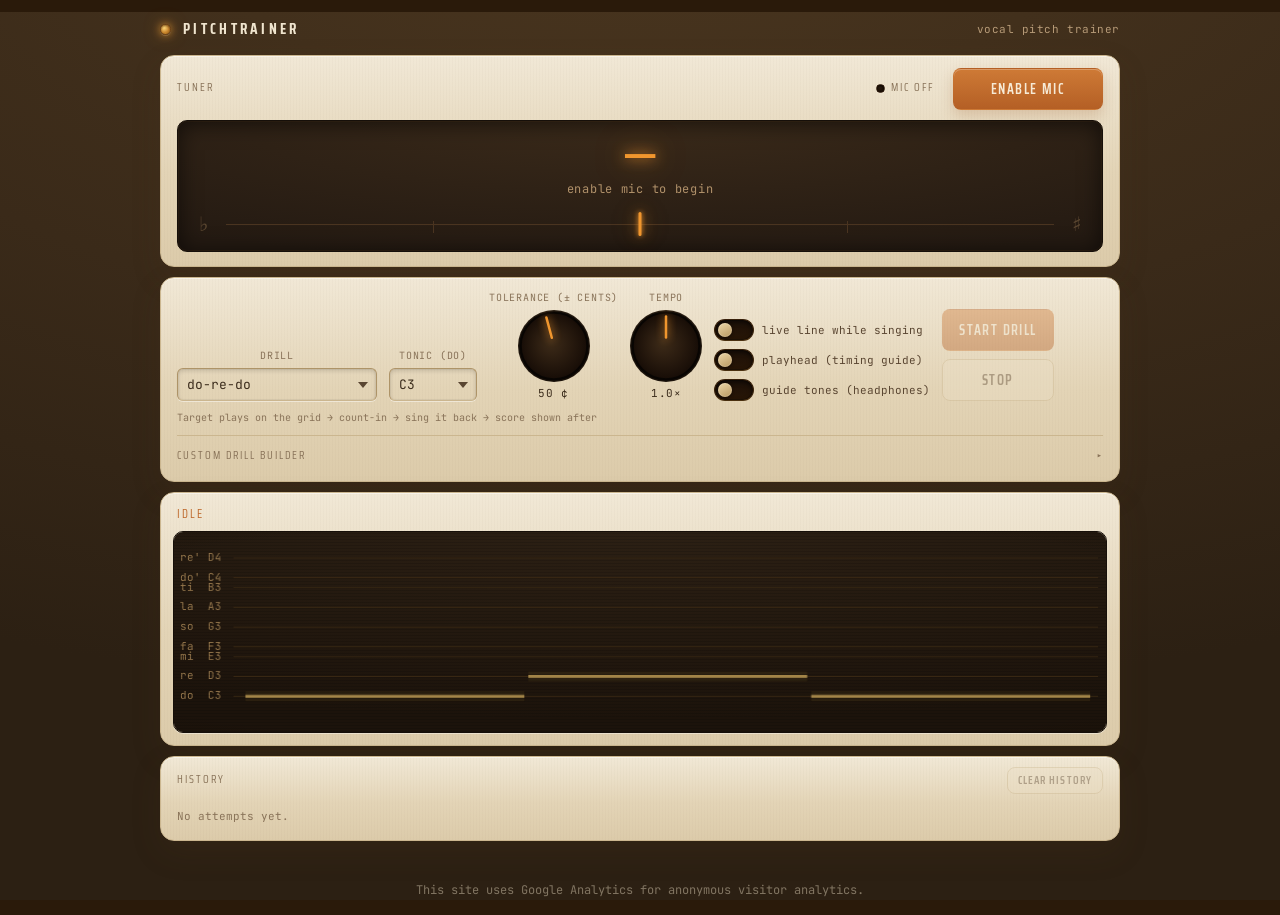
<file: index.html>
<!DOCTYPE html>
<html lang="en">
<head>
<meta charset="utf-8">
<meta name="viewport" content="width=device-width, initial-scale=1, viewport-fit=cover">
<meta name="mobile-web-app-capable" content="yes">
<meta name="apple-mobile-web-app-capable" content="yes">
<meta name="apple-mobile-web-app-status-bar-style" content="black-translucent">
<meta name="theme-color" content="#2a1a0a">
<title>PitchTrainer - Vocal Pitch &amp; Guitar Tuning App</title>
<meta name="description" content="Free &amp; accurate vocal pitch training &amp; guitar tuning app. No signup required.">
<meta property="og:title" content="PitchTrainer - Vocal Pitch &amp; Guitar Tuning App">
<meta property="og:description" content="Free &amp; accurate vocal pitch training &amp; guitar tuning app. No signup required.">
<meta property="og:type" content="website">
<meta property="og:url" content="https://tilanayaje.github.io/pitch-trainer/">
<link rel="manifest" href="manifest.webmanifest">
<link rel="icon" href="icons/favicon.ico" sizes="any">
<link rel="icon" type="image/png" sizes="16x16" href="icons/icon-16.png">
<link rel="icon" type="image/png" sizes="32x32" href="icons/icon-32.png">
<link rel="apple-touch-icon" sizes="180x180" href="icons/icon-180.png">
<link rel="preconnect" href="https://fonts.googleapis.com">
<link rel="preconnect" href="https://fonts.gstatic.com" crossorigin>
<link href="https://fonts.googleapis.com/css2?family=JetBrains+Mono:wght@400;500;700&family=Saira+Condensed:wght@500;600;700&display=swap" rel="stylesheet">
<link rel="stylesheet" href="css/styles.css">
<!-- Google tag (gtag.js) -->
<script async src="https://www.googletagmanager.com/gtag/js?id=G-6S166VVNEM"></script>
<script>
  window.dataLayer = window.dataLayer || [];
  function gtag(){dataLayer.push(arguments);}
  gtag('js', new Date());
  gtag('config', 'G-6S166VVNEM');
</script>
</head>
<body>
<header>
  <span class="led"></span>
  <h1>PitchTrainer</h1>
  <span class="sub">vocal pitch trainer</span>
</header>

<main>
  <!-- HERO: strobe tuner. Live the moment the mic is on before any drill -->
  <div class="brushed hero">
    <div class="hero-row">
      <span class="eyebrow">Tuner</span>
      <span class="eyebrow mic-state-row" style="margin-left:auto">
        <span class="rled" id="micLed"></span>
        <span id="micStateText">mic off</span>
      </span>
      <button id="micBtn">Enable mic</button>
    </div>
    <div class="face">
      <div class="note" id="liveNote">—</div>
      <div class="readout" id="liveCents">enable mic to begin</div>
      <div class="strobe">
        <span class="sym" id="flatSym">&#9837;</span>
        <div class="track">
          <div class="rule"></div>
          <div class="tick" style="left:25%"></div>
          <div class="detent"></div>
          <div class="tick" style="left:75%"></div>
          <div class="needle" id="liveFill"></div>
        </div>
        <span class="sym" id="sharpSym">&#9839;</span>
      </div>
    </div>
  </div>

  <!-- CONTROLS + BUILDER -->
  <div class="brushed controls">
    <div class="row">
      <label>Drill
        <select id="drillSel"></select>
      </label>
      <label>Tonic (do)
        <select id="tonicSel"></select>
      </label>
      <label>Tolerance (± cents)
        <div class="knob-group" id="tolKnob">
          <canvas width="72" height="72" tabindex="0"></canvas>
          <div class="knob-val">50 ¢</div>
        </div>
      </label>
      <label>Tempo
        <div class="knob-group" id="tempoKnob">
          <canvas width="72" height="72" tabindex="0"></canvas>
          <div class="knob-val" id="tempoVal">1.0×</div>
        </div>
      </label>
      <div style="display:flex;flex-direction:column;gap:8px;align-self:flex-end">
        <label class="toggle hw-toggle">
          <span class="sw"><input type="checkbox" id="concurrentChk"><span class="sw-track"><span class="sw-thumb"></span></span></span>
          live line while singing
        </label>
        <label class="toggle hw-toggle">
          <span class="sw"><input type="checkbox" id="playheadChk"><span class="sw-track"><span class="sw-thumb"></span></span></span>
          playhead (timing guide)
        </label>
        <label class="toggle hw-toggle">
          <span class="sw"><input type="checkbox" id="guideTonesChk"><span class="sw-track"><span class="sw-thumb"></span></span></span>
          guide tones (headphones)
        </label>
      </div>
      <div style="display:flex;flex-direction:column;gap:8px;align-self:flex-end">
        <button id="startBtn" disabled>Start drill</button>
        <button id="stopBtn" class="ghost" disabled>Stop</button>
      </div>
    </div>
    <div class="hint">Target plays on the grid → count-in → sing it back → score shown after&nbsp;</div>
    <details class="builder-details" id="builderDetails">
      <summary class="builder-summary">
        <span class="eyebrow">Custom Drill Builder</span>
      </summary>
      <div class="builder-body">
        <div class="solfege-pad" id="solfegePad"></div>
        <div class="seq-row">
          <div class="seq-display" id="seqDisplay">—</div>
          <button type="button" class="ghost seq-btn" id="seqUndo">&#9003;</button>
          <button type="button" class="ghost seq-btn" id="seqClear">clear</button>
        </div>
        <div class="builder-fields">
          <label>Drill name
            <input type="text" id="drillName" placeholder="e.g. My arpeggio" maxlength="200">
          </label>
          <label>Note duration
            <div class="dur-row">
              <input type="number" id="drillDur" value="700" min="200" max="3000" step="50">
              <span class="dur-unit">ms</span>
            </div>
          </label>
          <button id="saveDrillBtn">Save drill</button>
        </div>
        <div id="builderMsg" class="builder-msg"></div>
        <details class="saved-details" id="savedDetails">
          <summary class="saved-summary">
            <span class="eyebrow">Saved custom drills</span>
          </summary>
          <div id="customDrillList"></div>
        </details>
      </div>
    </details>
  </div>

  <!-- VIZ -->
  <div class="brushed viz">
    <div class="status" id="status">idle</div>
    <div class="screen"><canvas id="plot" width="940" height="200"></canvas></div>
  </div>

  <!-- SCORE -->
  <div class="brushed score" id="scorePanel" style="display:none">
    <table id="scoreTable">
      <thead><tr><th></th><th>note</th><th>target</th><th>landed</th><th>hold in band</th><th>hold mean dev</th><th>hold drift</th></tr></thead>
      <tbody></tbody>
    </table>
  </div>

  <!-- HISTORY -->
  <div class="brushed history" id="historyPanel">
    <details id="historyDetails" open>
      <summary class="history-summary">
        <span class="eyebrow">History</span>
        <button id="clearHistBtn" class="ghost">Clear history</button>
      </summary>
      <div id="historyList"></div>
    </details>
  </div>

</main>

<script type="module" src="src/main.js"></script>
<footer style="text-align:center;padding:1rem;font-size:0.75rem;opacity:0.45">
  This site uses Google Analytics for anonymous visitor analytics.
</footer>
</body>
</html>
</file>
<file: css/styles.css>
:root{
  --cream:#ECE1CC; --panel:#E3D4B6; --raised:#F1E8D6; --hair:#CBB68F;
  --walnut:#5A4632; --walnut-deep:#3B2C1C; --muted:#897359;
  --screen:#241a12; --phos:#F0962E; --amber:#C97B2C; --red:#B2422B; --green:#6E8B3D;
  --led:#C9852E; --burnt:#BE6A2E;
}
*{box-sizing:border-box}
html{
  margin:0; padding:0; min-height:100%;
  background:#2a1a0a;
}
body{
  margin:0; padding:0; color:#E7DAC0;
  font:13px/1.5 "JetBrains Mono",ui-monospace,Menlo,Consolas,monospace;
  background:radial-gradient(130% 90% at 50% -12%, #4A361F 0%, #3A2A19 55%, #2C2013 100%);
  background-attachment:fixed; min-height:100vh; -webkit-font-smoothing:antialiased;
}
.brushed{
  background:
    repeating-linear-gradient(90deg, rgba(90,70,50,.025) 0 1px, transparent 1px 3px),
    linear-gradient(180deg, var(--raised), var(--panel) 55%, #DCCBAA);
  border:1px solid var(--hair); border-radius:14px;
  box-shadow:0 1px 0 rgba(255,255,255,.5) inset, 0 12px 30px rgba(80,55,30,.16);
}
header{max-width:1000px;margin:12px auto 0;padding:6px 20px;display:flex;align-items:center;gap:12px;}

/* RECESSED LED — power indicator in header */
.led{
  width:11px; height:11px; border-radius:50%; flex-shrink:0;
  background:radial-gradient(circle at 35% 32%, #FFD878, var(--led) 55%, #8A4A0A);
  border:1px solid #7A4A18;
  box-shadow:
    inset 0 1px 2px rgba(0,0,0,0.35),
    inset 0 -1px 1px rgba(255,210,80,0.2),
    0 0 8px var(--led),
    0 0 18px rgba(200,130,46,0.45),
    0 1px 0 rgba(255,255,255,0.18);
}

h1{font-family:"Saira Condensed",sans-serif;font-weight:700;letter-spacing:.22em;font-size:15px;
   margin:0;text-transform:uppercase;color:#EFE4CE;}
.sub{color:#B79B78;font-size:11px;letter-spacing:.05em;margin-left:auto;}
main{max-width:1000px;margin:8px auto 24px;padding:0 20px;display:flex;flex-direction:column;gap:10px;}

/* MIC STATE ROW with dedicated LED */
.mic-state-row{display:inline-flex;align-items:center;gap:6px;}

/* Recessed LED for mic state */
.rled{
  display:inline-block; width:9px; height:9px; border-radius:50%; flex-shrink:0;
  background:radial-gradient(circle at 38% 34%, #2a1a0e, #120800);
  border:1px solid #2a1608;
  box-shadow:inset 0 1px 2px rgba(0,0,0,0.7), 0 1px 0 rgba(255,255,255,0.08);
  transition:background .25s, box-shadow .25s;
}
.rled.rled-on{
  background:radial-gradient(circle at 34% 30%, #FFD878, var(--phos) 55%, #A05010);
  border-color:#8A5018;
  box-shadow:
    inset 0 1px 2px rgba(0,0,0,0.2),
    inset 0 -1px 1px rgba(255,220,80,0.2),
    0 0 7px var(--phos),
    0 0 16px rgba(240,150,46,0.5);
}

/* hero strobe tuner */
.hero{padding:12px 16px 14px;}
.hero-row{display:flex;align-items:center;gap:12px;margin-bottom:10px;}
.eyebrow{font-family:"Saira Condensed";letter-spacing:.18em;text-transform:uppercase;font-size:11px;color:var(--muted);}
.face{
  position:relative;overflow:hidden;
  background:radial-gradient(120% 150% at 50% 0%, #3a2a1a 0%, var(--screen) 72%);
  border:1px solid #160f09;border-radius:10px;padding:12px 16px;text-align:center;
  box-shadow:inset 0 2px 22px rgba(0,0,0,.6), inset 0 0 0 1px rgba(240,150,46,.06);
}
.note{font-family:"Saira Condensed";font-weight:600;font-size:42px;line-height:1;color:var(--phos);
      text-shadow:0 0 14px var(--phos), 0 0 32px rgba(240,150,46,.55);letter-spacing:.02em;}
.readout{font-size:12px;color:#b0916a;margin-top:5px;letter-spacing:.06em;}
.strobe{display:flex;align-items:center;gap:14px;margin-top:11px;}

/* Flat/sharp symbols — stronger glow when lit */
.sym{font-size:20px;color:#5a4630;width:18px;text-align:center;transition:color .1s,text-shadow .1s;}
.sym.lit-flat{
  color:var(--phos);
  text-shadow:0 0 6px var(--phos), 0 0 18px rgba(240,150,46,.85), 0 0 38px rgba(240,150,46,.4);
}
.sym.lit-sharp{
  color:#E06A4A;
  text-shadow:0 0 6px #E06A4A, 0 0 18px rgba(224,106,74,.85), 0 0 38px rgba(224,106,74,.4);
}
.track{position:relative;flex:1;height:24px;}
.rule{position:absolute;left:0;right:0;top:50%;height:1px;background:#4a3420;}
.detent{position:absolute;left:50%;top:3px;bottom:3px;width:2px;background:#7a5a30;transform:translateX(-1px);}
.tick{position:absolute;top:9px;height:12px;width:1px;background:#4a3420;}

/* Needle — stronger warm bloom */
.needle{
  position:absolute;top:0;bottom:0;width:3px;left:50%;
  background:var(--phos);border-radius:2px;
  box-shadow:0 0 5px var(--phos), 0 0 14px rgba(240,150,46,.7), 0 0 28px rgba(240,150,46,.35);
  transform:translateX(-1.5px);transition:left .06s linear,background .1s,box-shadow .1s;
}

/* controls */
.controls{padding:12px 16px;}
.row{display:flex;gap:12px;flex-wrap:wrap;align-items:flex-end;}
label{color:var(--muted);font-size:10px;letter-spacing:.08em;text-transform:uppercase;display:flex;flex-direction:column;gap:5px;align-items:center;}

/* ENGRAVED SELECT — recessed, inset shadow, custom arrow */
select{
  background:linear-gradient(180deg, #DDD0B0, #EDE2CC);
  color:var(--walnut-deep);
  border:1px solid #AE9468;
  border-bottom-color:var(--hair);
  border-radius:6px;
  padding:7px 26px 7px 9px;
  font:13px "JetBrains Mono",monospace;
  box-shadow:inset 0 2px 4px rgba(0,0,0,.14), inset 0 0 0 1px rgba(0,0,0,.04), 0 1px 0 rgba(255,255,255,.45);
  appearance:none; -webkit-appearance:none;
  background-image:url("data:image/svg+xml,%3Csvg xmlns='http://www.w3.org/2000/svg' width='10' height='6' viewBox='0 0 10 6'%3E%3Cpath d='M0 0l5 6 5-6z' fill='%235A4632'/%3E%3C/svg%3E");
  background-repeat:no-repeat;
  background-position:right 8px center;
  cursor:pointer;
}
select:disabled{opacity:.45;cursor:not-allowed;}

button{font-family:"Saira Condensed";letter-spacing:.1em;text-transform:uppercase;font-weight:600;font-size:14px;
      background:linear-gradient(180deg,#CE7A36,#B45F25);color:#F6EAD6;border:1px solid transparent;border-radius:8px;padding:9px 16px;
      cursor:pointer;box-shadow:0 1px 0 rgba(255,255,255,.25) inset,0 6px 14px rgba(150,80,30,.22);}
button.ghost{background:#EBDFC6;color:var(--walnut);box-shadow:none;border:1px solid var(--hair);}
button:disabled{opacity:.4;cursor:not-allowed;box-shadow:none;}

/* HARDWARE TOGGLE SWITCH */
.toggle{flex-direction:row;align-items:center;gap:8px;text-transform:none;letter-spacing:0;font-size:11px;color:var(--walnut);cursor:pointer;}

.hw-toggle .sw{
  position:relative; display:inline-flex; align-items:center;
  width:40px; height:22px; flex-shrink:0;
}
.hw-toggle .sw input{
  position:absolute; width:1px; height:1px; opacity:0;
  padding:0; margin:-1px; overflow:hidden; clip:rect(0,0,0,0);
}
.hw-toggle .sw-track{
  position:absolute; inset:0;
  background:linear-gradient(180deg, #1C1008, #281606);
  border:1px solid #38200A;
  border-bottom-color:#4A3010;
  border-radius:11px;
  box-shadow:inset 0 2px 5px rgba(0,0,0,.6), inset 0 0 0 1px rgba(0,0,0,.2);
  transition:background .2s, border-color .2s, box-shadow .2s;
  cursor:pointer;
}
.hw-toggle .sw input:checked + .sw-track{
  background:linear-gradient(180deg, #6A3A0E, #8C5018);
  border-color:#7A4A14;
  box-shadow:inset 0 2px 4px rgba(0,0,0,.3), 0 0 8px rgba(190,110,40,.35), 0 0 2px rgba(190,110,40,.5);
}
.hw-toggle .sw-thumb{
  position:absolute; top:3px; left:3px;
  width:14px; height:14px; border-radius:50%;
  background:linear-gradient(150deg, #EDD8AA, #B89860);
  box-shadow:0 1px 3px rgba(0,0,0,.55), inset 0 0 0 1px rgba(255,255,255,.15);
  transition:transform .2s;
  pointer-events:none;
}
.hw-toggle .sw input:checked + .sw-track .sw-thumb{
  transform:translateX(18px);
  background:linear-gradient(150deg, #FFE8B8, #D4A860);
}

/* Mic button and state text: fixed footprint so toggling never reflows layout.
   min-width covers the larger text state ("TURN MIC OFF" / "mic off"). */
#micBtn { white-space:nowrap; min-width:150px; }
#micStateText { display:inline-block; min-width:50px; }

/* Start/Stop pair: both buttons in the same column container stretch to equal width. */
#startBtn, #stopBtn { width:100%; }

.hint{color:var(--muted);font-size:10px;margin-top:9px;line-height:1.5;}

/* ROTARY KNOBS */
.knob-group{
  display:flex; flex-direction:column; align-items:center; gap:3px;
}
.knob-group canvas{
  display:block; cursor:ns-resize; border-radius:50%;
  width:72px; height:72px;
}
.knob-group canvas:focus{
  outline:none;
  filter:drop-shadow(0 0 4px rgba(240,150,46,.55));
}
[data-disabled="true"] .knob-group canvas,
[data-disabled="true"] canvas{
  opacity:.4; cursor:not-allowed;
}
.knob-val{
  font-size:11px; color:var(--walnut-deep); letter-spacing:.06em;
  min-width:52px; text-align:center;
}

/* screen / plot */
.viz{padding:12px;}
.status{font-family:"Saira Condensed";letter-spacing:.16em;text-transform:uppercase;font-size:12px;color:var(--burnt);
      min-height:16px;margin:0 4px 8px;}
.screen{position:relative;border-radius:10px;overflow:hidden;border:1px solid #160f09;
      box-shadow:inset 0 0 30px rgba(0,0,0,.55), 0 1px 0 rgba(255,255,255,.4);}
canvas{width:100%;height:200px;display:block;background:radial-gradient(130% 120% at 50% 0%, #2c2014 0%, #1c130b 78%);}
.screen::after{content:"";position:absolute;inset:0;pointer-events:none;mix-blend-mode:multiply;
      background:repeating-linear-gradient(0deg, rgba(0,0,0,.14) 0 1px, transparent 1px 3px);}
.screen::before{content:"";position:absolute;inset:0;pointer-events:none;
      background:radial-gradient(120% 95% at 50% 50%, transparent 58%, rgba(20,10,0,.5));}

/* Override canvas rule for knob canvases (they are not full-width screen canvases) */
.knob-group canvas{width:72px;height:72px;}

/* score */
.score{padding:4px 8px 6px;}
table{width:100%;border-collapse:collapse;font-size:13px;}
th,td{text-align:left;padding:6px 9px;border-bottom:1px solid #D2C09A;}
th{color:var(--muted);font-weight:500;font-size:10px;letter-spacing:.1em;text-transform:uppercase;}
td{color:var(--walnut);}
.glyph{font-size:18px;width:26px;text-align:center;}
.flat{color:var(--amber);} .sharp{color:var(--red);} .good{color:var(--green);}
/* history */
.history{padding:8px 16px 10px;}
.history-summary{
  list-style:none;display:flex;align-items:center;justify-content:space-between;
  padding:2px 0;cursor:pointer;user-select:none;
}
.history-summary::-webkit-details-marker{display:none;}
#historyDetails[open]>.history-summary{margin-bottom:6px;}
#clearHistBtn{padding:4px 10px;font-size:11px;}
.hist-row{display:flex;gap:12px;align-items:baseline;padding:5px 0;border-bottom:1px solid #D2C09A;font-size:12px;color:var(--walnut);}
.hist-row:last-child{border-bottom:none;}
.hist-time{color:var(--muted);font-size:10px;min-width:76px;flex-shrink:0;}
.hist-drill{flex:1;}
.hist-result{flex-shrink:0;}
.hist-empty{color:var(--muted);font-size:11px;padding:6px 0;}

/* CRT power-off: white retracts top-to-bottom (transform-origin: bottom on the element)
   → thin line at bottom edge → snaps out */
@keyframes crt-collapse {
  0%   { transform: scaleY(1);     opacity: 1;   }
  60%  { transform: scaleY(0.025); opacity: 1;   }
  82%  { transform: scaleY(0.01);  opacity: 0.7; }
  100% { transform: scaleY(0);     opacity: 0;   }
}

@media (prefers-reduced-motion:reduce){ .needle{transition:none;} }
@media (max-width:560px){ .note{font-size:46px;} .row{gap:12px;} }

/* CUSTOM DRILL BUILDER */
#drillSel{width:200px;}
#tonicSel{width:88px;}
.builder-details{margin-top:10px;border-top:1px solid var(--hair);padding-top:8px;}
.builder-summary,.saved-summary{
  list-style:none;display:flex;align-items:center;justify-content:space-between;
  padding:4px 0;cursor:pointer;user-select:none;
}
.builder-summary::-webkit-details-marker,.saved-summary::-webkit-details-marker{display:none;}
.builder-summary::after,.saved-summary::after{
  content:"▸";font-size:11px;color:var(--muted);flex-shrink:0;margin-left:8px;
}
#builderDetails[open]>.builder-summary::after{content:"▾";}
#savedDetails[open]>.saved-summary::after{content:"▾";}
.builder-body{padding-top:10px;}
.solfege-pad{display:flex;flex-wrap:wrap;gap:6px;margin-bottom:10px;}
.solfege-btn{
  font-family:"JetBrains Mono",monospace;font-size:12px;font-weight:500;
  letter-spacing:.04em;text-transform:none;
  background:linear-gradient(180deg,#EBDFC6,#DDD0B0);color:var(--walnut-deep);
  border:1px solid #AE9468;border-bottom-color:var(--hair);border-radius:6px;
  padding:6px 12px;cursor:pointer;min-width:46px;text-align:center;
  box-shadow:0 1px 0 rgba(255,255,255,.45),inset 0 1px 2px rgba(0,0,0,.08);
}
.solfege-btn:hover{background:linear-gradient(180deg,#F5EDDA,#E8D9B8);}
.solfege-btn:active{background:linear-gradient(180deg,#D5C8A8,#C8BA92);box-shadow:inset 0 2px 4px rgba(0,0,0,.15);}
.seq-row{display:flex;align-items:center;gap:8px;margin-bottom:10px;}
.seq-display{
  flex:1;height:34px;padding:7px 10px;
  overflow:hidden;white-space:nowrap;text-overflow:ellipsis;
  background:radial-gradient(120% 150% at 50% 0%,#3a2a1a,var(--screen) 72%);
  border:1px solid #160f09;border-radius:6px;
  color:var(--phos);font-size:12px;letter-spacing:.04em;line-height:1.5;
  box-shadow:inset 0 2px 8px rgba(0,0,0,.4);
}
.seq-btn{padding:5px 10px;font-size:12px;}
.builder-fields{display:flex;flex-wrap:wrap;gap:10px;align-items:flex-end;margin-bottom:6px;}
.builder-fields>label{
  color:var(--muted);font-size:10px;letter-spacing:.08em;text-transform:uppercase;
  display:flex;flex-direction:column;gap:5px;align-items:flex-start;
}
.builder-fields input[type="text"],
.builder-fields input[type="number"]{
  background:linear-gradient(180deg,#DDD0B0,#EDE2CC);color:var(--walnut-deep);
  border:1px solid #AE9468;border-bottom-color:var(--hair);border-radius:6px;
  padding:7px 9px;font:13px "JetBrains Mono",monospace;
  box-shadow:inset 0 2px 4px rgba(0,0,0,.14),inset 0 0 0 1px rgba(0,0,0,.04),0 1px 0 rgba(255,255,255,.45);
  outline:none;
}
.builder-fields input[type="text"]{width:200px;}
.builder-fields input[type="number"]{width:88px;}
.dur-row{display:flex;align-items:center;gap:6px;}
.dur-unit{color:var(--muted);font-size:11px;}
.builder-msg{font-size:11px;min-height:18px;margin-bottom:4px;letter-spacing:.03em;}
.builder-msg.ok{color:var(--green);}
.builder-msg.err{color:var(--red);}
.saved-details{margin-top:8px;}
.custom-list-head{
  color:var(--muted);font-family:"Saira Condensed";letter-spacing:.18em;
  text-transform:uppercase;font-size:10px;margin:8px 0 4px;
}
.custom-item{
  display:flex;align-items:center;gap:10px;
  padding:5px 0;border-bottom:1px solid #D2C09A;font-size:12px;color:var(--walnut);
}
.custom-item:last-child{border-bottom:none;}
.custom-item-name{flex:1;overflow:hidden;white-space:nowrap;text-overflow:ellipsis;min-width:0;}
.custom-item-del{padding:3px 8px;font-size:11px;flex-shrink:0;}
.custom-empty{color:var(--muted);font-size:11px;padding:6px 0;}
</file>
